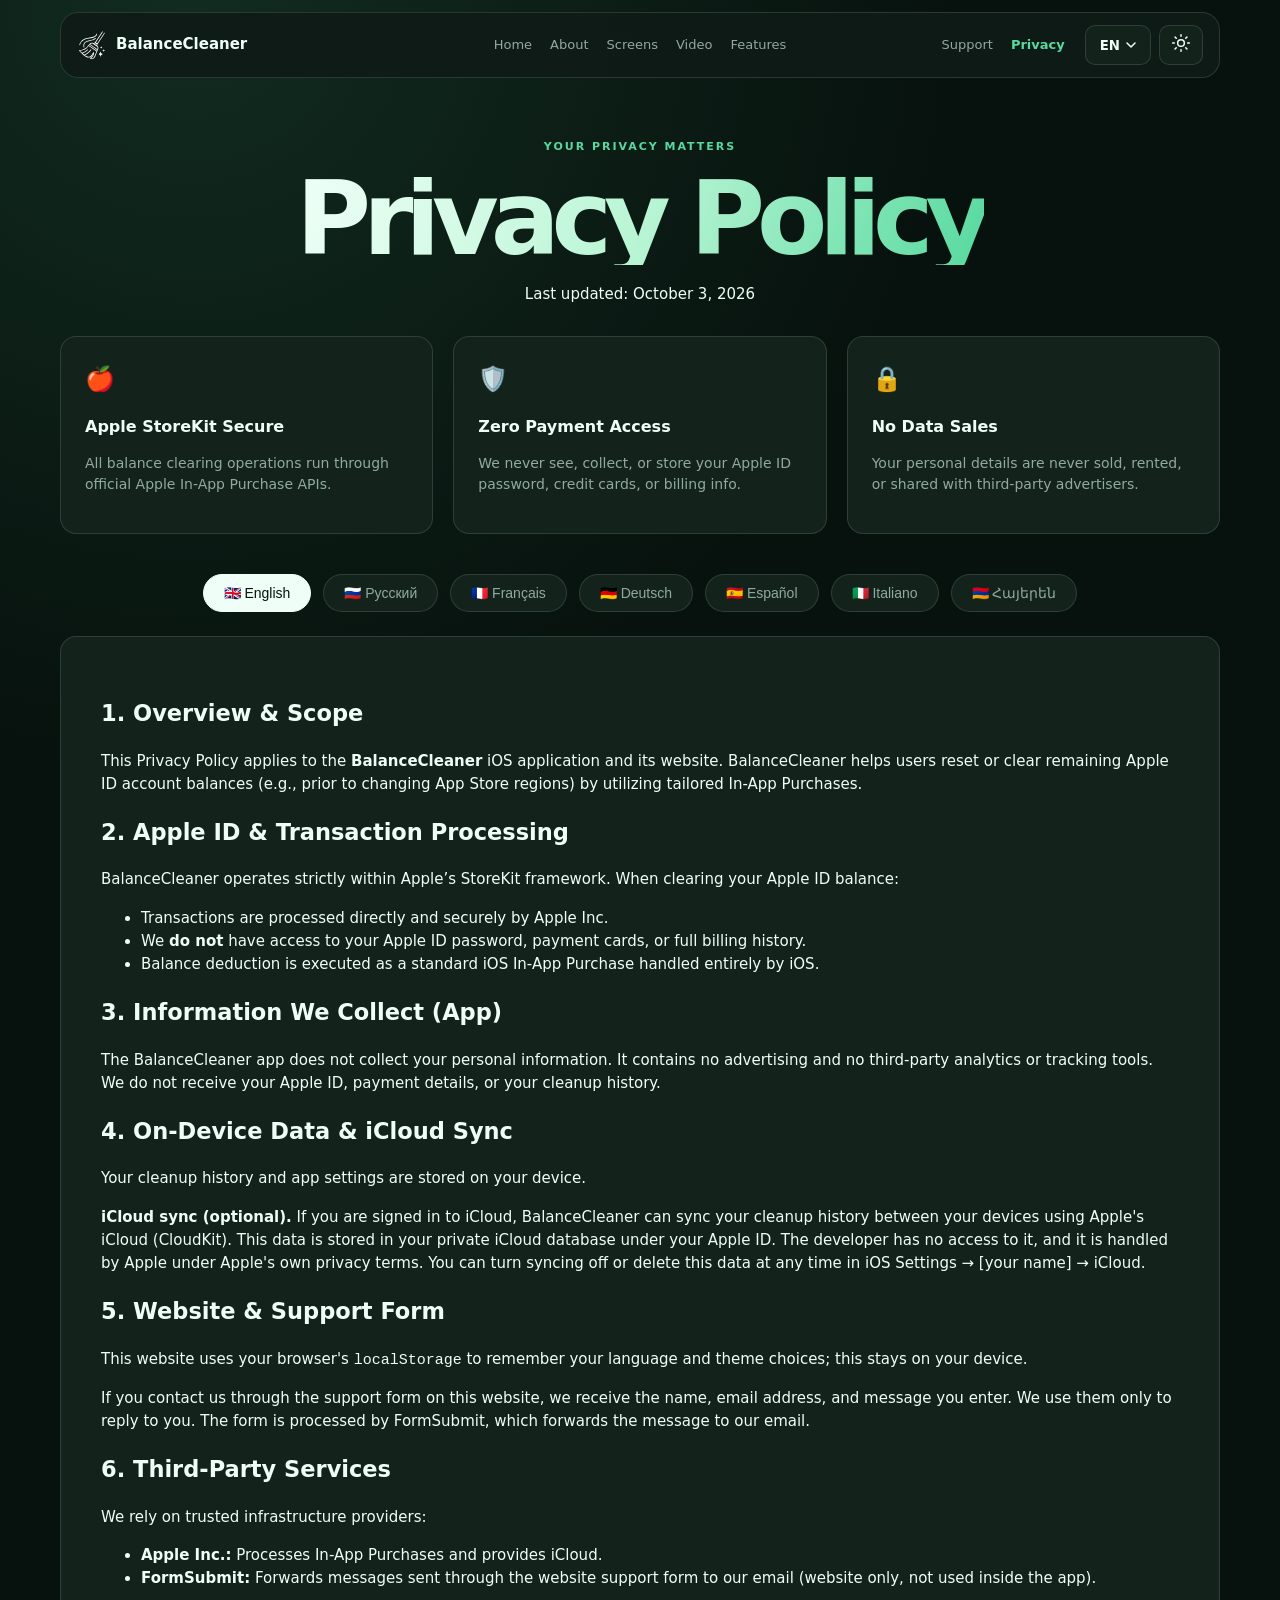
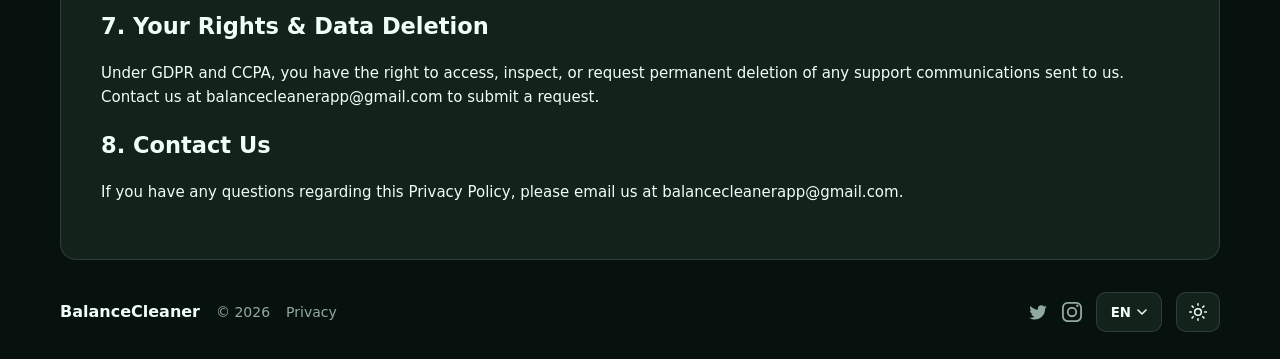
<file: privacy.html>
<!doctype html>
<html lang="en">
<head>
  <meta charset="utf-8">
  <meta name="viewport" content="width=device-width, initial-scale=1">
  <meta name="theme-color" content="#07110d">
  <title>Privacy Policy — BalanceCleaner</title>

  <!-- Подключение основных CSS-стилей сайта -->
  <link rel="stylesheet" href="assets/site.css">

  
  <link rel="stylesheet" href="assets/theme-fixes.css">
  <link rel="stylesheet" href="assets/responsive.css">
</head>
<body>

  <!-- =========================================================================
    1. ШАПКА САЙТА (HEADER)
  ========================================================================== -->
    <header class="wrap nav">
    <a class="brand" href="index.html">
      <img class="brand-icon brand-icon--dark-theme" src="assets/icons/x1024_light.svg" alt="BalanceCleaner icon">
      <img class="brand-icon brand-icon--light-theme" src="assets/icons/x1024_dark.svg" alt="" aria-hidden="true">
      <span>BalanceCleaner</span>
    </a>
    <nav class="links nav-center">
      <a href="index.html#" data-i18n="top">Home</a>
      <a href="index.html#story" data-i18n="about">About</a>
      <a href="index.html#screens" data-i18n="screens">Screens</a>
      <a href="index.html#video" data-i18n="video">Video</a>
      <a href="index.html#features" data-i18n="features">Features</a>
    </nav>

    <nav class="links">
      <a href="support.html" data-i18n="support">Support</a>
      <a href="privacy.html" data-i18n="privacy" class="active">Privacy</a>
    </nav>
    <button class="hamburger" aria-label="Open menu" onclick="document.getElementById('mobileNav').classList.add('open')">
      <svg width="24" height="24" viewBox="0 0 24 24" fill="none" stroke="currentColor" stroke-width="2" stroke-linecap="round"><line x1="3" y1="6" x2="21" y2="6"/><line x1="3" y1="12" x2="21" y2="12"/><line x1="3" y1="18" x2="21" y2="18"/></svg>
    </button>
    <div class="actions">
      <div class="custom-lang">
        <button class="lang-btn" aria-label="Select language">
          <span class="lang-label">EN</span>
          <svg width="10" height="6" viewBox="0 0 10 6" fill="none" stroke="currentColor" stroke-width="1.5" stroke-linecap="round" stroke-linejoin="round"><path d="M1 1L5 5L9 1"/></svg>
        </button>
        <div class="lang-menu lang-menu-down">
          <button data-val="en">🇬🇧 English</button>
          <button data-val="ru">🇷🇺 Русский</button>
          <button data-val="fr">🇫🇷 Français</button>
          <button data-val="de">🇩🇪 Deutsch</button>
          <button data-val="es">🇪🇸 Español</button>
          <button data-val="it">🇮🇹 Italiano</button>
          <button data-val="hy">🇦🇲 Հայերեն</button>
        </div>
      </div>
      <button class="theme" type="button" aria-label="Toggle theme">
        <span class="theme-icon">☼</span>
      </button>
    </div>
  </header>

  
  

<!-- =========================================================================
    2. ОСНОВНОЙ КОНТЕНТ (MAIN)
  ========================================================================== -->
  <main class="wrap">

    <!-- Заголовок страницы -->
    <section class="hero" style="padding: 60px 0 30px;">
      <div class="eyebrow">Your privacy matters</div>
      <h1 class="hero-title">Privacy Policy</h1>
      <div class="muted">Last updated: October 3, 2026</div>
    </section>

    <!-- UI Highlight Cards (Краткая выжимка) -->
    <div class="highlights-grid">
      <div class="highlight-card">
        <span class="icon">🍎</span>
        <h3 data-i18n="privCard1Title">Apple StoreKit Secure</h3>
        <p data-i18n="privCard1Desc">All balance clearing operations run through official Apple In-App Purchase APIs.</p>
      </div>
      <div class="highlight-card">
        <span class="icon">🛡️</span>
        <h3 data-i18n="privCard2Title">Zero Payment Access</h3>
        <p data-i18n="privCard2Desc">We never see, collect, or store your Apple ID password, credit cards, or billing info.</p>
      </div>
      <div class="highlight-card">
        <span class="icon">🔒</span>
        <h3 data-i18n="privCard3Title">No Data Sales</h3>
        <p data-i18n="privCard3Desc">Your personal details are never sold, rented, or shared with third-party advertisers.</p>
      </div>
    </div>

    <!-- Табы переключения языков -->
    <div class="lang-tabs-wrapper">
      <div class="lang-tabs">
        <button class="lang-tab active" data-lang="en">🇬🇧 English</button>
        <button class="lang-tab" data-lang="ru">🇷🇺 Русский</button>
        <button class="lang-tab" data-lang="fr">🇫🇷 Français</button>
        <button class="lang-tab" data-lang="de">🇩🇪 Deutsch</button>
        <button class="lang-tab" data-lang="es">🇪🇸 Español</button>
        <button class="lang-tab" data-lang="it">🇮🇹 Italiano</button>
        <button class="lang-tab" data-lang="hy">🇦🇲 Հայերեն</button>
      </div>
    </div>

    <!-- Основная карточка с документацией -->
    <article class="policy-card">

      <!-- ==================== EN ==================== -->
      <div class="policy-content active" id="lang-en">
        <section>
          <h2>1. Overview &amp; Scope</h2>
          <p>This Privacy Policy applies to the <strong>BalanceCleaner</strong> iOS application and its website. BalanceCleaner helps users reset or clear remaining Apple ID account balances (e.g., prior to changing App Store regions) by utilizing tailored In-App Purchases.</p>
        </section>

        <section>
          <h2>2. Apple ID &amp; Transaction Processing</h2>
          <p>BalanceCleaner operates strictly within Apple’s StoreKit framework. When clearing your Apple ID balance:</p>
          <ul>
            <li>Transactions are processed directly and securely by Apple Inc.</li>
            <li>We <strong>do not</strong> have access to your Apple ID password, payment cards, or full billing history.</li>
            <li>Balance deduction is executed as a standard iOS In-App Purchase handled entirely by iOS.</li>
          </ul>
        </section>

        <section>
          <h2>3. Information We Collect (App)</h2>
          <p>The BalanceCleaner app does not collect your personal information. It contains no advertising and no third-party analytics or tracking tools. We do not receive your Apple ID, payment details, or your cleanup history.</p>
        </section>

        <section>
          <h2>4. On-Device Data &amp; iCloud Sync</h2>
          <p>Your cleanup history and app settings are stored on your device.</p>
          <p><strong>iCloud sync (optional).</strong> If you are signed in to iCloud, BalanceCleaner can sync your cleanup history between your devices using Apple's iCloud (CloudKit). This data is stored in your private iCloud database under your Apple ID. The developer has no access to it, and it is handled by Apple under Apple's own privacy terms. You can turn syncing off or delete this data at any time in iOS Settings → [your name] → iCloud.</p>
        </section>

        <section>
          <h2>5. Website &amp; Support Form</h2>
          <p>This website uses your browser's <code>localStorage</code> to remember your language and theme choices; this stays on your device.</p>
          <p>If you contact us through the support form on this website, we receive the name, email address, and message you enter. We use them only to reply to you. The form is processed by FormSubmit, which forwards the message to our email.</p>
        </section>

        <section>
          <h2>6. Third-Party Services</h2>
          <p>We rely on trusted infrastructure providers:</p>
          <ul>
            <li><strong>Apple Inc.:</strong> Processes In-App Purchases and provides iCloud.</li>
            <li><strong>FormSubmit:</strong> Forwards messages sent through the website support form to our email (website only, not used inside the app).</li>
          </ul>
        </section>

        <section>
          <h2>7. Your Rights &amp; Data Deletion</h2>
          <p>Under GDPR and CCPA, you have the right to access, inspect, or request permanent deletion of any support communications sent to us. Contact us at <a href="mailto:balancecleanerapp@gmail.com">balancecleanerapp@gmail.com</a> to submit a request.</p>
        </section>

        <section>
          <h2>8. Contact Us</h2>
          <p>If you have any questions regarding this Privacy Policy, please email us at <a href="mailto:balancecleanerapp@gmail.com">balancecleanerapp@gmail.com</a>.</p>
        </section>

      </div>

      <!-- ==================== RU ==================== -->
      <div class="policy-content" id="lang-ru">
        <section>
          <h2>1. Область действия</h2>
          <p>Настоящая Политика конфиденциальности распространяется на iOS-приложение <strong>BalanceCleaner</strong> и его веб-сайт. Приложение помогает пользователям обнулить остаток на балансе Apple ID (например, перед сменой региона App Store) с помощью встроенных покупок.</p>
        </section>

        <section>
          <h2>2. Обработка операций Apple ID</h2>
          <p>BalanceCleaner работает строго в рамках фреймворка Apple StoreKit. При обнулении баланса:</p>
          <ul>
            <li>Все транзакции обрабатываются напрямую и безопасно компанией Apple Inc.</li>
            <li>Мы <strong>не получаем</strong> доступ к вашему паролю Apple ID, банковским картам и полной истории платежей.</li>
            <li>Списание проходит как стандартная встроенная покупка, полностью под управлением iOS.</li>
          </ul>
        </section>

        <section>
          <h2>3. Собираемые данные (приложение)</h2>
          <p>Приложение BalanceCleaner не собирает ваши персональные данные. В нём нет рекламы, а также сторонней аналитики и инструментов отслеживания. Мы не получаем ваш Apple ID, платёжные данные и историю ваших очисток.</p>
        </section>

        <section>
          <h2>4. Данные на устройстве и синхронизация iCloud</h2>
          <p>История очисток и настройки приложения хранятся на вашем устройстве.</p>
          <p><strong>Синхронизация через iCloud (необязательно).</strong> Если вы вошли в iCloud, BalanceCleaner может синхронизировать историю очисток между вашими устройствами с помощью Apple iCloud (CloudKit). Эти данные хранятся в вашей приватной базе iCloud под вашим Apple ID. У разработчика нет к ним доступа, они обрабатываются Apple по её собственным условиям конфиденциальности. Вы можете отключить синхронизацию или удалить эти данные в любое время: Настройки iOS → [ваше имя] → iCloud.</p>
        </section>

        <section>
          <h2>5. Веб-сайт и форма поддержки</h2>
          <p>Сайт использует <code>localStorage</code> браузера, чтобы запомнить выбранные язык и тему; эти данные остаются на вашем устройстве.</p>
          <p>Если вы пишете нам через форму поддержки на сайте, мы получаем имя, email и текст сообщения, которые вы ввели. Мы используем их только для ответа. Форма обрабатывается сервисом FormSubmit, который пересылает сообщение на нашу почту.</p>
        </section>

        <section>
          <h2>6. Сторонние сервисы</h2>
          <p>Мы используем надёжные сервисы:</p>
          <ul>
            <li><strong>Apple Inc.:</strong> обрабатывает встроенные покупки и предоставляет iCloud.</li>
            <li><strong>FormSubmit:</strong> пересылает на нашу почту сообщения из формы поддержки на сайте (только сайт, в приложении не используется).</li>
          </ul>
        </section>

        <section>
          <h2>7. Права пользователей и удаление данных</h2>
          <p>В соответствии с GDPR и CCPA вы вправе запросить доступ к истории переписки с поддержкой или её полное удаление. Напишите нам: <a href="mailto:balancecleanerapp@gmail.com">balancecleanerapp@gmail.com</a>.</p>
        </section>

        <section>
          <h2>8. Контакты</h2>
          <p>По вопросам этой Политики конфиденциальности пишите: <a href="mailto:balancecleanerapp@gmail.com">balancecleanerapp@gmail.com</a>.</p>
        </section>

      </div>

      <!-- ==================== FR ==================== -->
      <div class="policy-content" id="lang-fr">
        <section>
          <h2>1. Aperçu et champ d'application</h2>
          <p>Cette politique de confidentialité s'applique à l'application iOS <strong>BalanceCleaner</strong> et à son site web. Elle aide les utilisateurs à réinitialiser le solde restant de leur compte Apple ID (par exemple avant de changer de région App Store) via des achats intégrés.</p>
        </section>

        <section>
          <h2>2. Traitement des transactions Apple ID</h2>
          <p>BalanceCleaner fonctionne exclusivement via le framework StoreKit d'Apple. Lorsque vous videz le solde de votre Apple ID :</p>
          <ul>
            <li>Les transactions sont traitées directement et en toute sécurité par Apple Inc.</li>
            <li>Nous n'avons <strong>pas</strong> accès à votre mot de passe Apple ID, à vos cartes bancaires ni à votre historique de facturation complet.</li>
            <li>Le débit du solde est un achat intégré iOS standard, entièrement géré par iOS.</li>
          </ul>
        </section>

        <section>
          <h2>3. Données collectées (application)</h2>
          <p>L'application BalanceCleaner ne collecte pas vos informations personnelles. Elle ne contient aucune publicité ni outil d'analyse ou de suivi tiers. Nous ne recevons ni votre identifiant Apple, ni vos données de paiement, ni votre historique de nettoyages.</p>
        </section>

        <section>
          <h2>4. Données sur l'appareil et synchronisation iCloud</h2>
          <p>Votre historique de nettoyages et les réglages de l'application sont stockés sur votre appareil.</p>
          <p><strong>Synchronisation iCloud (facultative).</strong> Si vous êtes connecté à iCloud, BalanceCleaner peut synchroniser votre historique de nettoyages entre vos appareils via iCloud (CloudKit) d'Apple. Ces données sont stockées dans votre base de données iCloud privée, liée à votre identifiant Apple. Le développeur n'y a pas accès ; elles sont gérées par Apple selon ses propres conditions de confidentialité. Vous pouvez désactiver la synchronisation ou supprimer ces données à tout moment dans Réglages iOS → [votre nom] → iCloud.</p>
        </section>

        <section>
          <h2>5. Site web et formulaire de support</h2>
          <p>Ce site utilise le <code>localStorage</code> de votre navigateur pour mémoriser votre langue et votre thème ; ces informations restent sur votre appareil.</p>
          <p>Si vous nous contactez via le formulaire de support du site, nous recevons le nom, l'adresse e-mail et le message que vous saisissez. Nous les utilisons uniquement pour vous répondre. Le formulaire est traité par FormSubmit, qui transmet le message à notre adresse e-mail.</p>
        </section>

        <section>
          <h2>6. Services tiers</h2>
          <p>Nous faisons appel à des prestataires de confiance :</p>
          <ul>
            <li><strong>Apple Inc. :</strong> traite les achats intégrés et fournit iCloud.</li>
            <li><strong>FormSubmit :</strong> transmet à notre e-mail les messages envoyés via le formulaire de support du site (site web uniquement, non utilisé dans l'application).</li>
          </ul>
        </section>

        <section>
          <h2>7. Vos droits et suppression des données</h2>
          <p>Conformément au RGPD et au CCPA, vous pouvez demander l'accès à vos échanges avec le support ou leur suppression définitive. Écrivez-nous à : <a href="mailto:balancecleanerapp@gmail.com">balancecleanerapp@gmail.com</a>.</p>
        </section>

        <section>
          <h2>8. Nous contacter</h2>
          <p>Pour toute question concernant cette politique de confidentialité : <a href="mailto:balancecleanerapp@gmail.com">balancecleanerapp@gmail.com</a>.</p>
        </section>

      </div>

      <!-- ==================== DE ==================== -->
      <div class="policy-content" id="lang-de">
        <section>
          <h2>1. Überblick &amp; Geltungsbereich</h2>
          <p>Diese Datenschutzrichtlinie gilt für die iOS-App <strong>BalanceCleaner</strong> und die zugehörige Website. Die App hilft Nutzern, ihr verbleibendes Apple-ID-Guthaben (z. B. vor einem Wechsel der App-Store-Region) über In-App-Käufe zurückzusetzen.</p>
        </section>

        <section>
          <h2>2. Apple ID &amp; Transaktionsabwicklung</h2>
          <p>BalanceCleaner arbeitet ausschließlich mit Apples StoreKit-Framework. Beim Leeren Ihres Apple-ID-Guthabens:</p>
          <ul>
            <li>Transaktionen werden direkt und sicher von Apple Inc. verarbeitet.</li>
            <li>Wir haben <strong>keinen</strong> Zugriff auf Ihr Apple-ID-Passwort, Ihre Zahlungskarten oder Ihren vollständigen Abrechnungsverlauf.</li>
            <li>Die Abbuchung erfolgt als normaler In-App-Kauf, der vollständig von iOS abgewickelt wird.</li>
          </ul>
        </section>

        <section>
          <h2>3. Erhobene Daten (App)</h2>
          <p>Die App BalanceCleaner erhebt keine personenbezogenen Daten. Sie enthält keine Werbung und keine Analyse- oder Tracking-Tools von Drittanbietern. Wir erhalten weder Ihre Apple-ID noch Zahlungsdaten oder Ihren Bereinigungsverlauf.</p>
        </section>

        <section>
          <h2>4. Daten auf dem Gerät &amp; iCloud-Synchronisierung</h2>
          <p>Ihr Bereinigungsverlauf und die App-Einstellungen werden auf Ihrem Gerät gespeichert.</p>
          <p><strong>iCloud-Synchronisierung (optional).</strong> Wenn Sie bei iCloud angemeldet sind, kann BalanceCleaner Ihren Bereinigungsverlauf über Apples iCloud (CloudKit) zwischen Ihren Geräten synchronisieren. Diese Daten liegen in Ihrer privaten iCloud-Datenbank unter Ihrer Apple-ID. Der Entwickler hat keinen Zugriff darauf; sie werden von Apple gemäß dessen eigenen Datenschutzbestimmungen verarbeitet. Sie können die Synchronisierung jederzeit deaktivieren oder diese Daten löschen: iOS-Einstellungen → [Ihr Name] → iCloud.</p>
        </section>

        <section>
          <h2>5. Website &amp; Support-Formular</h2>
          <p>Diese Website nutzt den <code>localStorage</code> Ihres Browsers, um Sprache und Design zu speichern; diese Angaben bleiben auf Ihrem Gerät.</p>
          <p>Wenn Sie uns über das Support-Formular der Website kontaktieren, erhalten wir den von Ihnen eingegebenen Namen, die E-Mail-Adresse und die Nachricht. Wir verwenden sie ausschließlich, um Ihnen zu antworten. Das Formular wird von FormSubmit verarbeitet, das die Nachricht an unsere E-Mail-Adresse weiterleitet.</p>
        </section>

        <section>
          <h2>6. Drittanbieter</h2>
          <p>Wir nutzen vertrauenswürdige Dienstleister:</p>
          <ul>
            <li><strong>Apple Inc.:</strong> verarbeitet In-App-Käufe und stellt iCloud bereit.</li>
            <li><strong>FormSubmit:</strong> leitet Nachrichten aus dem Support-Formular der Website an unsere E-Mail weiter (nur Website, nicht in der App).</li>
          </ul>
        </section>

        <section>
          <h2>7. Ihre Rechte &amp; Datenlöschung</h2>
          <p>Gemäß DSGVO und CCPA können Sie Auskunft über Ihre Support-Korrespondenz oder deren endgültige Löschung verlangen. Schreiben Sie uns an: <a href="mailto:balancecleanerapp@gmail.com">balancecleanerapp@gmail.com</a>.</p>
        </section>

        <section>
          <h2>8. Kontakt</h2>
          <p>Bei Fragen zu dieser Datenschutzrichtlinie erreichen Sie uns unter: <a href="mailto:balancecleanerapp@gmail.com">balancecleanerapp@gmail.com</a>.</p>
        </section>

      </div>

      <!-- ==================== ES ==================== -->
      <div class="policy-content" id="lang-es">
        <section>
          <h2>1. Descripción general y alcance</h2>
          <p>Esta Política de privacidad se aplica a la aplicación iOS <strong>BalanceCleaner</strong> y a su sitio web. La aplicación ayuda a los usuarios a poner a cero el saldo restante de su Apple ID (por ejemplo, antes de cambiar de región en App Store) mediante compras dentro de la aplicación.</p>
        </section>

        <section>
          <h2>2. Procesamiento de transacciones de Apple ID</h2>
          <p>BalanceCleaner funciona estrictamente dentro del marco StoreKit de Apple. Al vaciar el saldo de su Apple ID:</p>
          <ul>
            <li>Apple Inc. procesa las transacciones de forma directa y segura.</li>
            <li><strong>No</strong> tenemos acceso a su contraseña de Apple ID, a sus tarjetas ni a su historial de facturación completo.</li>
            <li>El descuento del saldo se realiza como una compra integrada estándar de iOS, gestionada íntegramente por iOS.</li>
          </ul>
        </section>

        <section>
          <h2>3. Datos recopilados (aplicación)</h2>
          <p>La aplicación BalanceCleaner no recopila su información personal. No contiene publicidad ni herramientas de análisis o seguimiento de terceros. No recibimos su Apple ID, sus datos de pago ni su historial de limpiezas.</p>
        </section>

        <section>
          <h2>4. Datos en el dispositivo y sincronización con iCloud</h2>
          <p>Su historial de limpiezas y los ajustes de la aplicación se guardan en su dispositivo.</p>
          <p><strong>Sincronización con iCloud (opcional).</strong> Si ha iniciado sesión en iCloud, BalanceCleaner puede sincronizar su historial de limpiezas entre sus dispositivos mediante iCloud (CloudKit) de Apple. Estos datos se almacenan en su base de datos privada de iCloud, bajo su Apple ID. El desarrollador no tiene acceso a ellos; Apple los gestiona según sus propios términos de privacidad. Puede desactivar la sincronización o eliminar estos datos en cualquier momento en Ajustes de iOS → [su nombre] → iCloud.</p>
        </section>

        <section>
          <h2>5. Sitio web y formulario de soporte</h2>
          <p>Este sitio usa el <code>localStorage</code> de su navegador para recordar el idioma y el tema; esta información permanece en su dispositivo.</p>
          <p>Si nos contacta mediante el formulario de soporte del sitio, recibimos el nombre, el correo electrónico y el mensaje que introduzca. Los usamos únicamente para responderle. El formulario es procesado por FormSubmit, que reenvía el mensaje a nuestro correo.</p>
        </section>

        <section>
          <h2>6. Servicios de terceros</h2>
          <p>Contamos con proveedores de infraestructura de confianza:</p>
          <ul>
            <li><strong>Apple Inc.:</strong> procesa las compras dentro de la aplicación y ofrece iCloud.</li>
            <li><strong>FormSubmit:</strong> reenvía a nuestro correo los mensajes enviados con el formulario de soporte del sitio (solo sitio web, no se usa dentro de la aplicación).</li>
          </ul>
        </section>

        <section>
          <h2>7. Sus derechos y eliminación de datos</h2>
          <p>Conforme al RGPD y a la CCPA, puede solicitar acceso a sus comunicaciones con el soporte o su eliminación definitiva. Escríbanos a: <a href="mailto:balancecleanerapp@gmail.com">balancecleanerapp@gmail.com</a>.</p>
        </section>

        <section>
          <h2>8. Contacto</h2>
          <p>Si tiene preguntas sobre esta Política de privacidad, escríbanos a: <a href="mailto:balancecleanerapp@gmail.com">balancecleanerapp@gmail.com</a>.</p>
        </section>

      </div>

      <!-- ==================== IT ==================== -->
      <div class="policy-content" id="lang-it">
        <section>
          <h2>1. Panoramica e ambito</h2>
          <p>Questa Informativa sulla privacy si applica all'app iOS <strong>BalanceCleaner</strong> e al relativo sito web. L'app aiuta gli utenti ad azzerare il saldo residuo dell'Apple ID (ad esempio prima di cambiare regione dell'App Store) tramite acquisti In-App.</p>
        </section>

        <section>
          <h2>2. Apple ID ed elaborazione delle transazioni</h2>
          <p>BalanceCleaner opera esclusivamente tramite il framework Apple StoreKit. Quando azzeri il saldo del tuo Apple ID:</p>
          <ul>
            <li>Le transazioni sono elaborate direttamente e in modo sicuro da Apple Inc.</li>
            <li><strong>Non</strong> abbiamo accesso alla password del tuo Apple ID, alle carte di pagamento né alla cronologia di fatturazione completa.</li>
            <li>L'addebito del saldo avviene come un normale acquisto In-App, gestito interamente da iOS.</li>
          </ul>
        </section>

        <section>
          <h2>3. Dati raccolti (app)</h2>
          <p>L'app BalanceCleaner non raccoglie le tue informazioni personali. Non contiene pubblicità né strumenti di analisi o tracciamento di terze parti. Non riceviamo il tuo Apple ID, i dati di pagamento né la cronologia delle tue pulizie.</p>
        </section>

        <section>
          <h2>4. Dati sul dispositivo e sincronizzazione iCloud</h2>
          <p>La cronologia delle pulizie e le impostazioni dell'app sono memorizzate sul tuo dispositivo.</p>
          <p><strong>Sincronizzazione iCloud (facoltativa).</strong> Se hai effettuato l'accesso a iCloud, BalanceCleaner può sincronizzare la cronologia delle pulizie tra i tuoi dispositivi tramite iCloud (CloudKit) di Apple. Questi dati sono archiviati nel tuo database iCloud privato, associato al tuo Apple ID. Lo sviluppatore non vi ha accesso; sono gestiti da Apple secondo le proprie condizioni sulla privacy. Puoi disattivare la sincronizzazione o eliminare questi dati in qualsiasi momento da Impostazioni iOS → [il tuo nome] → iCloud.</p>
        </section>

        <section>
          <h2>5. Sito web e modulo di assistenza</h2>
          <p>Questo sito usa il <code>localStorage</code> del browser per ricordare lingua e tema; queste informazioni restano sul tuo dispositivo.</p>
          <p>Se ci contatti tramite il modulo di assistenza del sito, riceviamo il nome, l'indirizzo e-mail e il messaggio che inserisci. Li usiamo solo per risponderti. Il modulo è elaborato da FormSubmit, che inoltra il messaggio al nostro indirizzo e-mail.</p>
        </section>

        <section>
          <h2>6. Servizi di terze parti</h2>
          <p>Ci affidiamo a fornitori di infrastruttura affidabili:</p>
          <ul>
            <li><strong>Apple Inc.:</strong> elabora gli acquisti In-App e fornisce iCloud.</li>
            <li><strong>FormSubmit:</strong> inoltra alla nostra e-mail i messaggi inviati con il modulo di assistenza del sito (solo sito web, non usato nell'app).</li>
          </ul>
        </section>

        <section>
          <h2>7. I tuoi diritti e la cancellazione dei dati</h2>
          <p>Ai sensi del GDPR e del CCPA puoi richiedere l'accesso alle comunicazioni con l'assistenza o la loro cancellazione definitiva. Scrivici a: <a href="mailto:balancecleanerapp@gmail.com">balancecleanerapp@gmail.com</a>.</p>
        </section>

        <section>
          <h2>8. Contatti</h2>
          <p>Per domande su questa Informativa sulla privacy: <a href="mailto:balancecleanerapp@gmail.com">balancecleanerapp@gmail.com</a>.</p>
        </section>

      </div>

      <!-- ==================== HY ==================== -->
      <div class="policy-content" id="lang-hy">
        <section>
          <h2>1. Ընդհանուր դրույթներ և շրջանակ</h2>
          <p>Սույն Գաղտնիության քաղաքականությունը տարածվում է <strong>BalanceCleaner</strong> iOS հավելվածի և դրա կայքի վրա: Հավելվածն օգնում է օգտատերերին զրոյացնել Apple ID-ի մնացորդը (օրինակ՝ App Store-ի տարածաշրջանը փոխելուց առաջ) ներհավելվածային գնումների միջոցով:</p>
        </section>

        <section>
          <h2>2. Apple ID և գործարքների մշակում</h2>
          <p>BalanceCleaner-ն աշխատում է բացառապես Apple-ի StoreKit համակարգի միջոցով: Apple ID-ի մնացորդը մաքրելիս՝</p>
          <ul>
            <li>Գործարքները անմիջապես և անվտանգ մշակվում են Apple Inc.-ի կողմից:</li>
            <li>Մենք <strong>հասանելիություն չունենք</strong> Ձեր Apple ID-ի գաղտնաբառին, բանկային քարտերին կամ վճարումների ամբողջական պատմությանը:</li>
            <li>Մնացորդի գանձումը կատարվում է որպես iOS-ի ստանդարտ ներհավելվածային գնում, որն ամբողջությամբ կառավարվում է iOS-ի կողմից:</li>
          </ul>
        </section>

        <section>
          <h2>3. Հավաքագրվող տվյալներ (հավելված)</h2>
          <p>BalanceCleaner հավելվածը չի հավաքագրում Ձեր անձնական տվյալները: Այն չի պարունակում գովազդ, ինչպես նաև երրորդ կողմի վերլուծական կամ հետևման գործիքներ: Մենք չենք ստանում Ձեր Apple ID-ն, վճարային տվյալները կամ մաքրումների պատմությունը:</p>
        </section>

        <section>
          <h2>4. Տվյալներ սարքում և iCloud համաժամեցում</h2>
          <p>Մաքրումների պատմությունը և հավելվածի կարգավորումները պահվում են Ձեր սարքում:</p>
          <p><strong>iCloud համաժամեցում (ըստ ցանկության):</strong> Եթե մուտք եք գործել iCloud, BalanceCleaner-ը կարող է Apple-ի iCloud-ի (CloudKit) միջոցով համաժամեցնել մաքրումների պատմությունը Ձեր սարքերի միջև: Այս տվյալները պահվում են Ձեր Apple ID-ին կապված iCloud-ի անձնական տվյալների բազայում: Մշակողը դրանց հասանելիություն չունի. դրանք մշակվում են Apple-ի կողմից՝ նրա սեփական գաղտնիության պայմաններով: Համաժամեցումը կարող եք անջատել կամ այս տվյալները ջնջել ցանկացած պահի՝ iOS Կարգավորումներ → [Ձեր անունը] → iCloud:</p>
        </section>

        <section>
          <h2>5. Կայք և աջակցման ձև</h2>
          <p>Այս կայքը օգտագործում է Ձեր զննարկչի <code>localStorage</code>-ը՝ լեզուն և թեման հիշելու համար. այս տվյալները մնում են Ձեր սարքում:</p>
          <p>Եթե կապ եք հաստատում մեզ հետ կայքի աջակցման ձևի միջոցով, մենք ստանում ենք Ձեր մուտքագրած անունը, էլ. փոստը և հաղորդագրությունը: Դրանք օգտագործում ենք միայն Ձեզ պատասխանելու համար: Ձևը մշակվում է FormSubmit-ի կողմից, որը հաղորդագրությունը փոխանցում է մեր էլ. փոստին:</p>
        </section>

        <section>
          <h2>6. Երրորդ կողմի ծառայություններ</h2>
          <p>Մենք օգտվում ենք վստահելի ծառայություններից՝</p>
          <ul>
            <li><strong>Apple Inc.՝</strong> մշակում է ներհավելվածային գնումները և տրամադրում iCloud:</li>
            <li><strong>FormSubmit՝</strong> կայքի աջակցման ձևով ուղարկված հաղորդագրությունները փոխանցում է մեր էլ. փոստին (միայն կայք, հավելվածում չի օգտագործվում):</li>
          </ul>
        </section>

        <section>
          <h2>7. Ձեր իրավունքները և տվյալների ջնջում</h2>
          <p>GDPR-ի և CCPA-ի համաձայն՝ կարող եք պահանջել մուտք ունենալ աջակցման հետ Ձեր նամակագրությանը կամ ամբողջությամբ ջնջել այն: Գրեք մեզ՝ <a href="mailto:balancecleanerapp@gmail.com">balancecleanerapp@gmail.com</a>:</p>
        </section>

        <section>
          <h2>8. Կապ մեզ հետ</h2>
          <p>Այս քաղաքականության վերաբերյալ հարցերի դեպքում գրեք՝ <a href="mailto:balancecleanerapp@gmail.com">balancecleanerapp@gmail.com</a>:</p>
        </section>

      </div>

    </article>

  </main>

  <!-- =========================================================================
    3. ПОДВАЛ САЙТА (FOOTER)
  ========================================================================== -->
  
  <footer class="site-footer">
    <div class="wrap footer-inner">
      <div class="footer-left">
        <strong>BalanceCleaner</strong>
        <span>© 2026</span>
        <a href="privacy.html" data-i18n="privacy">Privacy</a>
      </div>
      <div class="footer-right">
        <a href="#" aria-label="Twitter/X" class="social-icon">
          <svg width="20" height="20" fill="currentColor" viewBox="0 0 24 24"><path d="M22.46 6c-.77.35-1.6.58-2.46.69.88-.53 1.56-1.37 1.88-2.38-.83.5-1.75.85-2.72 1.05C18.37 4.5 17.26 4 16 4c-2.35 0-4.27 1.92-4.27 4.29 0 .34.04.67.11.98C8.28 9.09 5.11 7.38 3 4.79c-.37.63-.58 1.37-.58 2.15 0 1.49.75 2.81 1.91 3.56-.71 0-1.37-.2-1.95-.5v.05c0 2.08 1.48 3.82 3.44 4.21-.36.1-.74.15-1.13.15-.27 0-.54-.03-.8-.08.54 1.7 2.13 2.94 4 2.98-1.33 1.02-3.23 1.66-5.28 1.66-.34 0-.68-.02-1.02-.06C3.25 20.29 5.57 21 8.08 21c8.08 0 12.5-6.69 12.5-12.5 0-.19 0-.38-.01-.57.86-.62 1.6-1.39 2.19-2.26z"/></svg>
        </a>
        <a href="#" aria-label="Instagram" class="social-icon">
          <svg width="20" height="20" fill="currentColor" viewBox="0 0 24 24"><path d="M12 2.16c3.2 0 3.58.01 4.85.07 3.25.15 4.77 1.69 4.92 4.92.06 1.27.07 1.65.07 4.85s-.01 3.58-.07 4.85c-.15 3.23-1.67 4.77-4.92 4.92-1.27.06-1.65.07-4.85.07s-3.58-.01-4.85-.07c-3.25-.15-4.77-1.69-4.92-4.92-.06-1.27-.07-1.65-.07-4.85s.01-3.58.07-4.85C2.38 3.85 3.9 2.31 7.15 2.16c1.27-.06 1.65-.07 4.85-.07M12 0C8.74 0 8.33.01 7.05.07c-4.27.19-6.78 2.7-6.97 6.98C.01 8.33 0 8.74 0 12s.01 3.67.08 4.95c.19 4.28 2.7 6.79 6.97 6.98 1.28.06 1.69.07 4.95.07s3.67-.01 4.95-.07c4.27-.19 6.78-2.7 6.98-6.98.06-1.28.07-1.69.07-4.95s-.01-3.67-.07-4.95c-.19-4.28-2.7-6.79-6.98-6.98C15.67.01 15.26 0 12 0zm0 5.84a6.16 6.16 0 1 0 0 12.32 6.16 6.16 0 0 0 0-12.32zM12 16a4 4 0 1 1 0-8 4 4 0 0 1 0 8zm7.85-11.53a1.44 1.44 0 1 1-2.88 0 1.44 1.44 0 0 1 2.88 0z"/></svg>
        </a>
        <div class="custom-lang">
          <button class="lang-btn" aria-label="Select language">
            <span class="lang-label">EN</span>
            <svg width="10" height="6" viewBox="0 0 10 6" fill="none" stroke="currentColor" stroke-width="1.5" stroke-linecap="round" stroke-linejoin="round"><path d="M1 1L5 5L9 1"/></svg>
          </button>
          <div class="lang-menu lang-menu-up">
            <button data-val="en">🇬🇧 English</button>
            <button data-val="ru">🇷🇺 Русский</button>
            <button data-val="fr">🇫🇷 Français</button>
            <button data-val="de">🇩🇪 Deutsch</button>
            <button data-val="es">🇪🇸 Español</button>
            <button data-val="it">🇮🇹 Italiano</button>
            <button data-val="hy">🇦🇲 Հայերեն</button>
          </div>
        </div>
        <button class="theme" type="button" aria-label="Toggle theme">
          <span class="theme-icon">☼</span>
        </button>
      </div>
    </div>
  </footer>


  <script src="assets/main.js"></script>

</body>

</html>
</file>
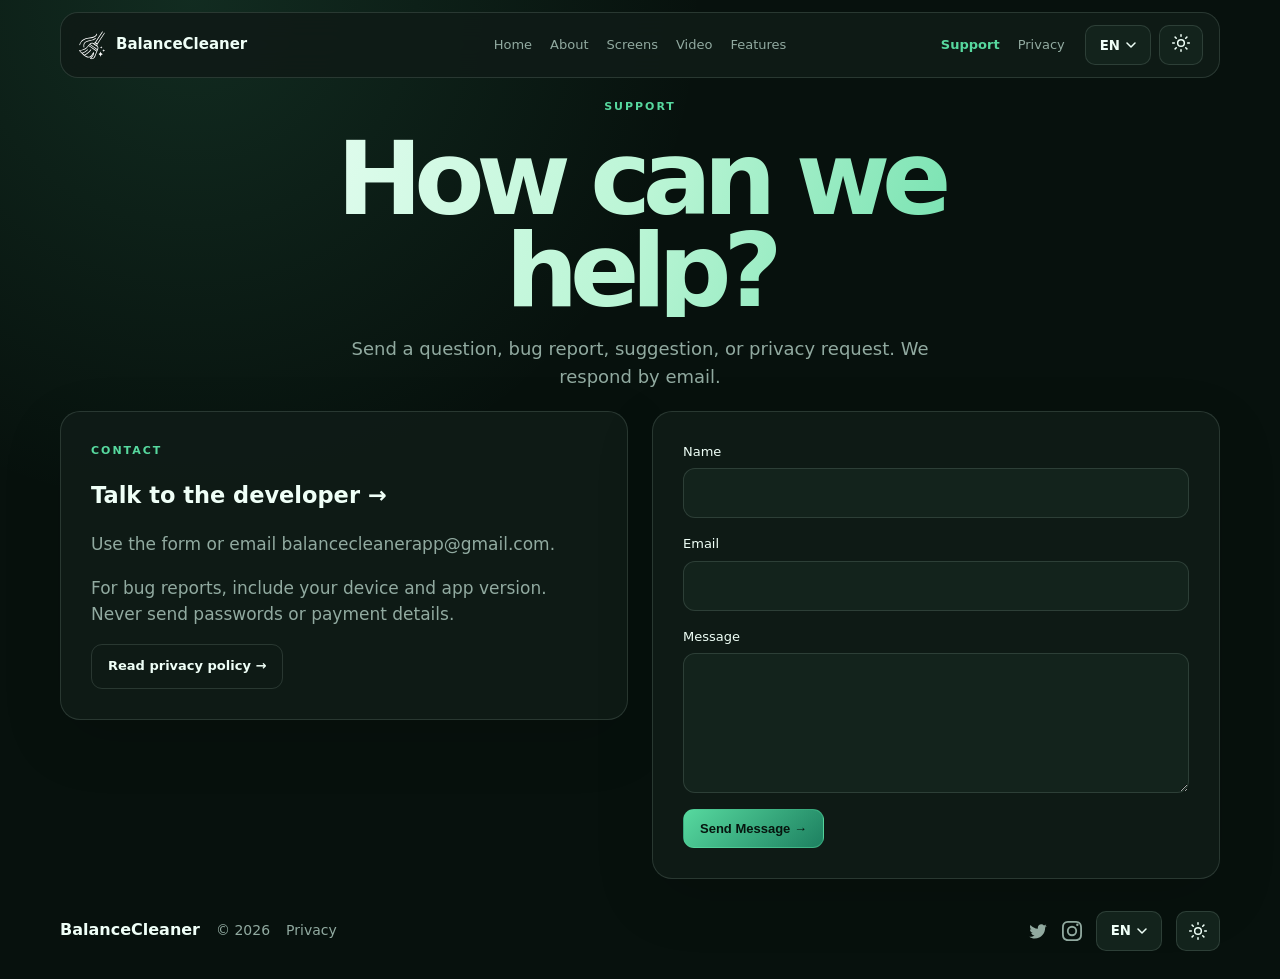
<file: support.html>
<!doctype html>
<html lang="en">
<head>
  <meta charset="utf-8">
  <meta name="viewport" content="width=device-width, initial-scale=1">
  <meta name="theme-color" content="#07110d">
  <title>Support — BalanceCleaner</title>
  <link rel="stylesheet" href="assets/site.css">
  <link rel="stylesheet" href="assets/theme-fixes.css">
  <link rel="stylesheet" href="assets/responsive.css">
</head>
<body>

  <header class="wrap nav">
    <a class="brand" href="index.html">
      <img class="brand-icon brand-icon--dark-theme" src="assets/icons/x1024_light.svg" alt="BalanceCleaner icon">
      <img class="brand-icon brand-icon--light-theme" src="assets/icons/x1024_dark.svg" alt="" aria-hidden="true">
      <span>BalanceCleaner</span>
    </a>
    <nav class="links nav-center">
      <a href="index.html#" data-i18n="top">Home</a>
      <a href="index.html#story" data-i18n="about">About</a>
      <a href="index.html#screens" data-i18n="screens">Screens</a>
      <a href="index.html#video" data-i18n="video">Video</a>
      <a href="index.html#features" data-i18n="features">Features</a>
    </nav>

    <nav class="links">
      <a href="support.html" data-i18n="support">Support</a>
      <a href="privacy.html" data-i18n="privacy">Privacy</a>
    </nav>
    <button class="hamburger" aria-label="Open menu" onclick="document.getElementById('mobileNav').classList.add('open')">
      <svg width="24" height="24" viewBox="0 0 24 24" fill="none" stroke="currentColor" stroke-width="2" stroke-linecap="round"><line x1="3" y1="6" x2="21" y2="6"/><line x1="3" y1="12" x2="21" y2="12"/><line x1="3" y1="18" x2="21" y2="18"/></svg>
    </button>
    <div class="actions">
      <div class="custom-lang">
        <button class="lang-btn" aria-label="Select language">
          <span class="lang-label">EN</span>
          <svg width="10" height="6" viewBox="0 0 10 6" fill="none" stroke="currentColor" stroke-width="1.5" stroke-linecap="round" stroke-linejoin="round"><path d="M1 1L5 5L9 1"/></svg>
        </button>
        <div class="lang-menu lang-menu-down">
          <button data-val="en">🇬🇧 English</button>
          <button data-val="ru">🇷🇺 Русский</button>
          <button data-val="fr">🇫🇷 Français</button>
          <button data-val="de">🇩🇪 Deutsch</button>
          <button data-val="es">🇪🇸 Español</button>
          <button data-val="it">🇮🇹 Italiano</button>
          <button data-val="hy">🇦🇲 Հայերեն</button>
        </div>
      </div>
      <button class="theme" type="button" aria-label="Toggle theme">
        <span class="theme-icon">☼</span>
      </button>
    </div>
  </header>

  

  <main class="wrap" style="padding-top: 0;">

    <section class="hero" style="text-align: center; padding-top: 20px; padding-bottom: 20px;">
      <div class="eyebrow" data-i18n="support">Support</div>
      <h1 data-i18n="supportTitle">How can we help?</h1>
      <p data-i18n="supportLead">Send a question, bug report, suggestion, or privacy request. We respond by email.</p>
    </section>

    <div class="story" style="display: grid; grid-template-columns: repeat(auto-fit, minmax(300px, 1fr)); gap: 24px; align-items: start;">
      <article class="panel">
        <div class="eyebrow">Contact</div>
        <h2 data-i18n="talk">Talk to the developer.</h2>
        <p data-i18n="supportContact">Use the form or email <a href="mailto:balancecleanerapp@gmail.com">balancecleanerapp@gmail.com</a>.</p>
        <p data-i18n="supportNote">For bug reports, include your device and app version. Never send passwords or payment details.</p>
        <a class="button ghost" href="privacy.html">Read privacy policy →</a>
      </article>

      <article class="panel">
        <form action="https://formsubmit.co/293c41b07af89f4fd053ff7bbb0cf770" method="POST">
          <input type="hidden" name="_subject" value="BalanceCleaner support request">
          <input type="hidden" name="_template" value="table">
          <input type="hidden" name="_captcha" value="false">
          <input type="text" name="_honey" style="display:none" tabindex="-1" autocomplete="off">
          <label><span data-i18n="supportName">Name</span><input name="name" required></label>
          <label><span data-i18n="supportEmail">Email</span><input type="email" name="email" required></label>
          <label><span data-i18n="supportMessage">Message</span><textarea name="message" required></textarea></label>
          <button class="button" type="submit" data-i18n="supportSend">Send request →</button>
        </form>
      </article>
    </div>

  </main>

  <footer class="site-footer">
    <div class="wrap footer-inner">
      <div class="footer-left">
        <strong>BalanceCleaner</strong>
        <span>© 2026</span>
        <a href="privacy.html" data-i18n="privacy">Privacy</a>
      </div>
      <div class="footer-right">
        <a href="#" aria-label="Twitter/X" class="social-icon">
          <svg width="20" height="20" fill="currentColor" viewBox="0 0 24 24"><path d="M22.46 6c-.77.35-1.6.58-2.46.69.88-.53 1.56-1.37 1.88-2.38-.83.5-1.75.85-2.72 1.05C18.37 4.5 17.26 4 16 4c-2.35 0-4.27 1.92-4.27 4.29 0 .34.04.67.11.98C8.28 9.09 5.11 7.38 3 4.79c-.37.63-.58 1.37-.58 2.15 0 1.49.75 2.81 1.91 3.56-.71 0-1.37-.2-1.95-.5v.05c0 2.08 1.48 3.82 3.44 4.21-.36.1-.74.15-1.13.15-.27 0-.54-.03-.8-.08.54 1.7 2.13 2.94 4 2.98-1.33 1.02-3.23 1.66-5.28 1.66-.34 0-.68-.02-1.02-.06C3.25 20.29 5.57 21 8.08 21c8.08 0 12.5-6.69 12.5-12.5 0-.19 0-.38-.01-.57.86-.62 1.6-1.39 2.19-2.26z"/></svg>
        </a>
        <a href="#" aria-label="Instagram" class="social-icon">
          <svg width="20" height="20" fill="currentColor" viewBox="0 0 24 24"><path d="M12 2.16c3.2 0 3.58.01 4.85.07 3.25.15 4.77 1.69 4.92 4.92.06 1.27.07 1.65.07 4.85s-.01 3.58-.07 4.85c-.15 3.23-1.67 4.77-4.92 4.92-1.27.06-1.65.07-4.85.07s-3.58-.01-4.85-.07c-3.25-.15-4.77-1.69-4.92-4.92-.06-1.27-.07-1.65-.07-4.85s.01-3.58.07-4.85C2.38 3.85 3.9 2.31 7.15 2.16c1.27-.06 1.65-.07 4.85-.07M12 0C8.74 0 8.33.01 7.05.07c-4.27.19-6.78 2.7-6.97 6.98C.01 8.33 0 8.74 0 12s.01 3.67.08 4.95c.19 4.28 2.7 6.79 6.97 6.98 1.28.06 1.69.07 4.95.07s3.67-.01 4.95-.07c4.27-.19 6.78-2.7 6.98-6.98.06-1.28.07-1.69.07-4.95s-.01-3.67-.07-4.95c-.19-4.28-2.7-6.79-6.98-6.98C15.67.01 15.26 0 12 0zm0 5.84a6.16 6.16 0 1 0 0 12.32 6.16 6.16 0 0 0 0-12.32zM12 16a4 4 0 1 1 0-8 4 4 0 0 1 0 8zm7.85-11.53a1.44 1.44 0 1 1-2.88 0 1.44 1.44 0 0 1 2.88 0z"/></svg>
        </a>
        <div class="custom-lang">
          <button class="lang-btn" aria-label="Select language">
            <span class="lang-label">EN</span>
            <svg width="10" height="6" viewBox="0 0 10 6" fill="none" stroke="currentColor" stroke-width="1.5" stroke-linecap="round" stroke-linejoin="round"><path d="M1 1L5 5L9 1"/></svg>
          </button>
          <div class="lang-menu lang-menu-up">
            <button data-val="en">🇬🇧 English</button>
            <button data-val="ru">🇷🇺 Русский</button>
            <button data-val="fr">🇫🇷 Français</button>
            <button data-val="de">🇩🇪 Deutsch</button>
            <button data-val="es">🇪🇸 Español</button>
            <button data-val="it">🇮🇹 Italiano</button>
            <button data-val="hy">🇦🇲 Հայերեն</button>
          </div>
        </div>
        <button class="theme" type="button" aria-label="Toggle theme">
          <span class="theme-icon">☼</span>
        </button>
      </div>
    </div>
  </footer>

  <script src="assets/main.js"></script>
</body>
</html>
</file>
<file: assets/site.css>
/* =========================================================================
   1. ГЛОБАЛЬНЫЕ ПЕРЕМЕННЫЕ И ТЕМАТИЗАЦИЯ (THEMING & CSS VARIABLES)
   ========================================================================== */
:root {
  color-scheme: dark;

  /* Основная цветовая палитра для тёмной темы */
  --bg: #07110d;
  --surface: #101b17ee;
  --surface2: #13231c;
  --text: #effff7;
  --muted: #91aaa0;
  --line: #d5f7e522;
  --green: #57d99f;
  --deep: #1d8060;
  --soft: #baf5d5;
  --on-accent: #06150e; /* текст на зелёных кнопках / text on green accent */

  font-family: Inter, system-ui, sans-serif;
}

/* Светлая тема оформления */
:root.light {
  color-scheme: light;

  --bg: #edf8f1;
  --surface: #fff;
  --surface2: #e6f3eb;
  --text: #10251c;
  --muted: #587266;
  --line: #1763442b;
  --green: #16885d;
  --deep: #0c6043;
  --soft: #0b6b49;
  --on-accent: #ffffff; /* в светлой теме текст на зелёном — белый */
}

/* =========================================================================
   2. СБРОС И БАЗОВЫЕ СТИЛИ (RESET & BASE STYLES)
   ========================================================================== */
* {
  box-sizing: border-box;
}

html {
  scroll-behavior: smooth;
}

body {
  margin: 0;
  display: flex;
  flex-direction: column;
  min-height: 100vh;
  background: radial-gradient(circle at 15% 0, #57d99f22, transparent 35%), var(--bg);
  color: var(--text);
  font: 15px/1.55 Inter, system-ui, sans-serif;
}

a {
  color: inherit;
  text-decoration: none;
}

/* Ограничительный контейнер страницы */
.wrap {
  width: min(1160px, calc(100% - 32px));
  margin: auto;
}

/* =========================================================================
   3. ШАПКА И НАВИГАЦИЯ (HEADER & NAVIGATION)
   ========================================================================== */
.nav {
  position: sticky;
  top: 12px;
  z-index: 10;
  margin-top: 12px;
  display: flex;
  align-items: center;
  gap: 20px;
  padding: 12px 16px;
  border: 1px solid var(--line);
  border-radius: 18px;
  background: var(--surface);
  backdrop-filter: blur(18px);
}

.brand {
  font-weight: 800;
  white-space: nowrap;
}

/* Иконка-маркер возле логотипа */
.mark {
  display: inline-grid;
  place-items: center;
  width: 29px;
  height: 29px;
  margin-right: 8px;
  border-radius: 9px;
  background: linear-gradient(135deg, var(--green), var(--deep));
  color: var(--on-accent);
}

.links {
  position: relative;
  display: flex;
  gap: 18px;
  margin-left: auto;
  color: var(--muted);
  font-size: 13px;
}

.links a:hover {
  color: var(--text);
}

.actions {
  display: flex;
  align-items: center;
  gap: 8px;
}

.select,
.theme {
  height: 40px;
  border: 1px solid var(--line);
  border-radius: 10px;
  background: var(--surface2);
  color: var(--text);
}

.select {
  padding: 0 8px;
}

.theme {
  width: 44px;
  font-size: 24px;
  cursor: pointer;
}

/* =========================================================================
   4. КНОПКИ И ДЕКОРАТИВНЫЕ ЭЛЕМЕНТЫ (BUTTONS & BADGES)
   ========================================================================== */
.button {
  display: inline-flex;
  align-items: center;
  justify-content: center;
  padding: 11px 16px;
  border-radius: 11px;
  border: 1px solid #57d99f66;
  background: linear-gradient(135deg, var(--green), var(--deep));
  color: var(--on-accent);
  font-size: 13px;
  font-weight: 800;
}

.ghost {
  background: transparent;
  border-color: var(--line);
  color: var(--text);
}

/* Маленький верхний заголовок-надпись над заголовками */
.eyebrow {
  color: var(--green);
  font-size: 11px;
  font-weight: 800;
  letter-spacing: .18em;
  text-transform: uppercase;
}

/* =========================================================================
   5. ГЛАВНЫЙ БАННЕР (HERO SECTION)
   ========================================================================== */
.hero {
  padding: 130px 0 110px;
  text-align: center;
}

.hero h1 {
  max-width: 900px;
  margin: 18px auto;
  font-size: clamp(3.4rem, 8vw, 7.5rem);
  line-height: .9;
  letter-spacing: -.08em;
  background: linear-gradient(110deg, var(--text), var(--soft), var(--green));
  -webkit-background-clip: text;
  background-clip: text;
  color: transparent;
}

.hero p {
  max-width: 590px;
  margin: auto;
  color: var(--muted);
  font-size: 18px;
}

.hero-actions {
  display: flex;
  justify-content: center;
  gap: 10px;
  flex-wrap: wrap;
  margin-top: 28px;
}

/* =========================================================================
   6. ОБЩИЕ СЕКЦИИ И ЗАГОЛОВКИ (SECTIONS & HEADINGS)
   ========================================================================== */
.section {
  display: flex;
  flex-direction: column;
  justify-content: center;
  padding: 50px 0;
  scroll-margin-top: 80px;
  position: relative;
}
.section:not(:last-child)::after {
  content: '';
  position: absolute;
  bottom: 0;
  left: 50%;
  transform: translateX(-50%);
  width: 60px;
  height: 4px;
  background: var(--surface2);
  border-radius: 4px;
}

.heading {
  display: flex;
  justify-content: space-between;
  align-items: end;
  gap: 20px;
  margin-bottom: 30px;
}

.heading h2 {
  margin: 8px 0;
  font-size: clamp(2.2rem, 5vw, 4.5rem);
  line-height: .95;
  letter-spacing: -.07em;
}

.heading p {
  max-width: 340px;
  color: var(--muted);
}

/* =========================================================================
   7. КАРТОЧКИ, ПАНЕЛИ И СТАТИСТИКА (PANELS, CARDS & STATS)
   ========================================================================== */
.panel,
.card,
.contact,
.app-store-cta {
  border: 1px solid var(--line);
  border-radius: 20px;
  background: var(--surface);
  box-shadow: 0 20px 60px #0002;
}

.story {
  display: grid;
  grid-template-columns: 1.1fr .9fr;
  gap: 18px;
}

.panel {
  padding: 30px;
}

.panel p {
  color: var(--muted);
  font-size: 17px;
}

/* Блок цифровых показателей/шагов */
.stats {
  display: grid;
  grid-template-columns: repeat(3, 1fr);
  gap: 10px;
  margin-top: 28px;
}

.stat {
  padding: 18px;
  border-radius: 14px;
  background: var(--surface2);
}

.stat b {
  display: block;
  font-size: 24px;
  color: var(--green);
}

.stat span {
  color: var(--muted);
  font-size: 12px;
}

/* Сетка карточек скриншотов */
.grid {
  display: grid;
  grid-template-columns: repeat(3, 1fr);
  gap: 16px;
}

.card {
  padding: 14px;
  transition: .25s;
}

.card:hover {
  transform: translateY(-5px);
  border-color: #57d99f66;
}

.card img {
  aspect-ratio: 9/16;
  object-fit: contain; background: transparent;
  display: block;
  width: 100%;
  height: 255px;
  object-fit: contain;
  background: #09130e;
  border-radius: 13px;
  margin-bottom: 12px;
}

.card h3,
.card p {
  margin: 6px;
}

.card p {
  color: var(--muted);
  font-size: 13px;
}

/* =========================================================================
   8. ДЕМО-ВИДЕО И ФИЧИ (VIDEO & FEATURES)
   ========================================================================== */
.video {
  max-width: 400px;
  margin: 0 auto;
  aspect-ratio: 9/16;
  padding: 14px;
  border: 1px solid var(--line);
  border-radius: 22px;
  background: var(--surface);
  box-shadow: 0 20px 60px #0002;
}

.video video {
  aspect-ratio: 9/16;
  object-fit: contain; background: transparent;
  display: block;
  width: 100%;
  max-height: 620px;
  border-radius: 14px;
  background: #000;
}

.video figcaption {
  padding: 12px 3px 0;
  color: var(--muted);
  font-size: 13px;
}

/* Сетка преимуществ */
.features {
  display: grid;
  grid-template-columns: repeat(4, 1fr);
  gap: 12px;
}

.feature {
  padding: 22px;
  border: 1px solid var(--line);
  border-radius: 16px;
  background: var(--surface);
}

.feature span {
  display: block;
  margin-top: 8px;
  color: var(--muted);
  font-size: 13px;
}

/* =========================================================================
   9. БЛОКИ APP STORE И КОНТАКТОВ (CTA & CONTACT)
   ========================================================================== */
.contact {
  display: flex;
  justify-content: space-between;
  align-items: center;
  gap: 20px;
  margin: 80px auto;
  padding: 34px;
}

.contact p {
  color: var(--muted);
}

.app-store-cta {
  max-width: 1160px;
  margin: 0 auto 0;
  padding: 36px 40px 34px;
  background: linear-gradient(180deg, rgba(7, 17, 18, .94), rgba(7, 17, 18, .96));
  border-color: rgba(255, 255, 255, .16);
}

.cta-copy {
  margin: 0 0 26px;
  color: var(--text);
  font-size: clamp(1.4rem, 3vw, 2.7rem);
  letter-spacing: -.06em;
  font-weight: 700;
}

.app-store-button {
  display: flex;
  align-items: center;
  justify-content: flex-start;
  gap: 22px;
  width: min(100%, 320px);
  padding: 12px 16px;
  border: 1px solid rgba(255, 255, 255, .46);
  border-radius: 28px;
  background: #020d0b;
  color: #fff;
  box-shadow: 0 0 0 1px rgba(255, 255, 255, .08), 0 15px 30px rgba(0, 0, 0, .22);
}

.app-store-button:hover {
  transform: translateY(-1px);
  filter: brightness(1.04);
}

.apple-icon {
  display: grid;
  place-items: center;
  width: 48px; height: 48px; border-radius: 12px; background: #f6f8f8; color: #0c0d0f; font-size: 32px;
  line-height: 1;
  font-weight: 700;
}

.button-text {
  display: flex;
  flex-direction: column;
  align-items: flex-start;
  line-height: 1;
}

.button-text small {
  font-size: 14px;
  font-weight: 500;
  letter-spacing: -.04em;
  opacity: .9;
}

.button-text strong {
  font-size: clamp(2.4rem, 4vw, 5rem);
  font-weight: 800;
  letter-spacing: -.07em;
  line-height: .95;
}

.cta-meta {
  margin-top: 18px;
  color: var(--muted);
  font-size: clamp(1.1rem, 2.2vw, 2rem);
  letter-spacing: -.04em;
}

/* =========================================================================
   10. ПОДВАЛ (FOOTER)
   ========================================================================== */
footer {
  padding: 28px 0 42px;
  color: var(--muted);
  font-size: 13px;
}

.foot {
  display: flex;
  justify-content: space-between;
  gap: 15px;
  padding: 17px 20px;
  border: 1px solid var(--line);
  border-radius: 16px;
  background: var(--surface);
}

footer a:hover {
  color: var(--text);
}

/* =========================================================================
   11. АДАПТИВНОСТЬ / МЕДИА-ЗАПРОСЫ (MEDIA QUERIES)
   ========================================================================== */
@media(max-width: 850px) {
  .links {
    display: none;
  }
  .story,
  .grid {
    grid-template-columns: 1fr 1fr;
  }
  .features {
    grid-template-columns: 1fr 1fr;
  }
}

@media(max-width: 560px) {
  .story,
  .grid,
  .features {
    grid-template-columns: 1fr;
  }
  .hero {
    padding: 100px 0 80px;
  }
  .heading,
  .contact,
  .foot {
    display: block;
  }
  .contact .button {
    margin-top: 16px;
  }
  .app-store-button {
    padding: 12px 16px;
    gap: 16px;
  }
  .apple-icon {
    width: 40px;
    height: 40px;
    border-radius: 16px;
    font-size: 26px;
  }
  .button-text small {
    font-size: 16px;
  }
  .button-text strong {
    font-size: 1.6rem;
  }
  .cta-copy {
    font-size: 1.8rem;
  }
  .cta-meta {
    font-size: 1.15rem;
  }
}

/* =========================================================================
   CAROUSEL / COVERFLOW STYLES
   ========================================================================== */
.coverflow-wrapper {
	width: 100%;
	position: relative;
	padding: 30px 0 70px;
    overflow: hidden;
}

.coverflow-container {
	width: 100%;
	height: clamp(380px, 60vh, 680px);
	position: relative;
	transform-style: preserve-3d;
	margin: 0 auto;
	perspective: 1400px;
}

.coverflow-item {
	position: absolute;
	width: clamp(220px, 34vh, 380px);
	height: clamp(340px, 55vh, 600px);
	left: 50%;
	top: 50%;
	transform-origin: center center;
	transition: transform 0.6s cubic-bezier(0.23, 1, 0.32, 1), opacity 0.6s, z-index 0s;
	border-radius: 24px;
	overflow: hidden;
	box-shadow: 0 20px 50px rgba(0, 0, 0, 0.35);
}

.coverflow-item img {
    width: 100%;
    height: 100%;
    object-fit: cover;
    border-radius: 24px;
    background: #fff;
}

.coverflow-controls {
    display: flex;
    justify-content: center;
    gap: 20px;
    margin-top: 20px;
}

.control-btn {
    background: var(--surface2);
    border: 1px solid var(--line);
    color: var(--text);
    width: 44px;
    height: 44px;
    border-radius: 50%;
    cursor: pointer;
    font-size: 18px;
    display: grid;
    place-items: center;
    transition: all 0.3s;
}

.control-btn:hover {
    background: var(--green);
    color: #000;
}

/* Scroll Reveal */
.reveal {
    opacity: 0;
    transform: translateY(30px);
    transition: opacity 0.8s ease, transform 0.8s ease;
}
.reveal.active {
    opacity: 1;
    transform: translateY(0);
}

/* =========================================================================
   CUSTOM LANGUAGE SWITCHER
   ========================================================================== */
.custom-lang {
  position: relative;
  display: inline-block;
}
.lang-btn {
  display: flex;
  align-items: center;
  gap: 6px;
  height: 40px;
  background: var(--surface2);
  border: 1px solid var(--line);
  color: var(--text);
  padding: 0 14px;
  border-radius: 10px;
  cursor: pointer;
  font-family: inherit;
  font-weight: 600;
  transition: background 0.3s;
}
.lang-btn:hover {
  background: var(--surface);
}
.lang-menu {
  position: absolute;
  top: auto;
  bottom: 100%;
  right: 0;
  margin-bottom: 6px;
  background: var(--surface);
  border: 1px solid var(--line);
  border-radius: 12px;
  box-shadow: 0 10px 25px rgba(0,0,0,0.2);
  display: flex;
  flex-direction: column;
  min-width: 168px; /* полные названия языков / full language names */
  opacity: 0;
  pointer-events: none;
  transform: translateY(10px);
  transition: all 0.2s ease;
  z-index: 100;
}
.lang-menu.show {
  opacity: 1;
  pointer-events: auto;
  transform: translateY(0);
}
.lang-menu button {
  background: transparent;
  border: none;
  color: var(--text);
  padding: 10px 16px;
  white-space: nowrap;
  text-align: left;
  cursor: pointer;
  font-family: inherit;
  transition: background 0.2s;
}
.lang-menu button:hover {
  background: var(--surface2);
}
.lang-menu button:first-child { border-radius: 12px 12px 0 0; }
.lang-menu button:last-child { border-radius: 0 0 12px 12px; }

/* =========================================================================
   CAROUSEL INDICATORS
   ========================================================================== */
.indicators {
  display: flex;
  justify-content: center;
  gap: 8px;
  margin-top: 50px;
}
.indicator {
  width: 8px;
  height: 8px;
  border-radius: 50%;
  background: var(--line);
  cursor: pointer;
  transition: all 0.3s;
}
.indicator.active {
  background: var(--text);
  transform: scale(1.3);
}

/* FAQ Section */
.faq-item {
  background: var(--surface2);
  border: 1px solid var(--line);
  border-radius: 12px;
  overflow: hidden;
  transition: all 0.3s;
}
.faq-item summary {
  padding: 18px 24px;
  font-size: 16px;
  font-weight: 600;
  cursor: pointer;
  list-style: none;
  outline: none;
  color: var(--text);
  display: flex;
  justify-content: space-between;
  align-items: center;
}
.faq-item summary::-webkit-details-marker {
  display: none;
}
.faq-item summary::after {
  content: '+';
  font-size: 20px;
  color: var(--muted);
  transition: transform 0.3s;
}
.faq-item[open] summary::after {
  transform: rotate(45deg);
}
.faq-content {
  padding: 0 24px 24px;
  color: var(--muted);
  line-height: 1.6;
}

/* =========================================================================
   SUB-HEADER BANNER
   ========================================================================== */
.sub-header-banner {
  width: 100%;
  max-width: min(1160px, calc(100% - 32px));
  display: flex;
  justify-content: space-between;
  align-items: center;
  padding: 12px 20px;
  background: var(--surface2);
  border: 1px solid var(--line);
  border-radius: 14px;
  margin: 20px auto 0;
  transition: background 0.6s ease, border-color 0.6s ease;
}
.sub-header-left {
  display: flex;
  align-items: center;
  gap: 10px;
  color: var(--muted);
  font-size: 14px;
}

/* =========================================================================
   FOOTER REDESIGN
   ========================================================================== */
.site-footer {
  padding: 32px 0 28px;
  transition: border-color 0.6s ease;
}
.footer-inner {
  display: flex;
  justify-content: space-between;
  align-items: center;
  flex-wrap: wrap;
  gap: 20px;
}
.footer-left, .footer-right {
  display: flex;
  align-items: center;
  gap: 20px;
}
.footer-right .custom-lang, .footer-right .theme, .footer-right .social-icon {
  display: flex;
  align-items: center;
  justify-content: center;
}

.footer-left {
  display: flex;
  align-items: center;
  gap: 16px;
  color: var(--muted);
  font-size: 14px;
}
.footer-left strong { font-size: 16px; color: var(--text); }
.footer-left a { color: var(--muted); text-decoration: none; }
.footer-right {
  display: flex;
  align-items: center;
  gap: 14px;
}
.social-icon { color: var(--muted); transition: color 0.2s; }
.social-icon:hover { color: var(--green); }

/* Language menu: opens up */
.lang-menu-up {
  top: auto !important;
  bottom: 100% !important;
  margin-top: 0 !important;
  margin-bottom: 6px;
  transform: translateY(10px) !important;
}
.lang-menu-up.show {
  transform: translateY(0) !important;
}

/* Language menu: opens down */
.lang-menu-down {
  top: 100% !important;
  bottom: auto !important;
  margin-top: 6px;
  transform: translateY(-10px) !important;
}
.lang-menu-down.show {
  transform: translateY(0) !important;
}

/* =========================================================================
   VIDEO GRID (4 MOCKUPS)
   ========================================================================== */

.video-mockup {
  display: flex;
  flex-direction: column;
  align-items: center;
  gap: 8px;
}
.mockup-label {
  font-size: 13px;
  font-weight: 600;
  color: var(--muted);
  margin: 0;
  text-align: center;
}
.mockup-wrap {
  position: relative;
  width: 100%;
  max-width: 100%;
  isolation: isolate;
}
/* Рамка сверху / Bezel on top */
.mockup-frame {
  position: relative;
  z-index: 2;
  display: block;
  width: 100%;
  height: auto;
  pointer-events: none;
  user-select: none;
}
/* Экран снизу: форма берётся из PNG-маски (tools/make_screen_masks.py),
   а не из border-radius. / Screen below: shape comes from a PNG mask. */
.mockup-screen {
  position: absolute;
  z-index: 1;
  top: var(--vid-top);
  left: var(--vid-left);
  width: var(--vid-w);
  height: var(--vid-h);
  overflow: hidden;
  background: #000;
  -webkit-mask-size: 100% 100%;
          mask-size: 100% 100%;
  -webkit-mask-repeat: no-repeat;
          mask-repeat: no-repeat;
  -webkit-mask-position: center;
          mask-position: center;
  transform: translateZ(0); /* Safari */
}
.mockup-video {
  display: block;
  width: 100%;
  height: 100%;
  object-fit: cover;
  background: #000;
}

/* =========================================================================
   APPLE BANNER PLACEHOLDER
   ========================================================================== */
.apple-banner-placeholder {
  margin: 40px auto;
}
.banner-inner {
  text-align: center;
  border: 2px dashed var(--line);
  border-radius: 20px;
  padding: 50px 20px;
  color: var(--muted);
}
.banner-inner h3 { margin-bottom: 8px; color: var(--text); }
.banner-inner a { color: var(--green); }

/* =========================================================================
   THEME: No crossfade — blur only
   ========================================================================== */


/* FAQ Redesign */
.faq-list {
  display: flex;
  flex-direction: column;
  gap: 16px;
  max-width: 100%;
  margin: 0 auto;
}
.faq-item {
  background: var(--surface2);
  border: 1px solid var(--line);
  border-radius: 12px;
  padding: 14px 18px;
  transition: all 0.3s ease;
}
.faq-item summary {
  font-size: 15px;
  font-weight: 500;
  cursor: pointer;
  list-style: none;
  outline: none;
  position: relative;
}
.faq-item summary::-webkit-details-marker {
  display: none;
}
.faq-content {
  margin-top: 16px;
  color: var(--muted);
  line-height: 1.6;
}
.faq-item[open] {
  border-color: var(--green);
}


.links a.active,
.nav-center a.active {
  color: var(--green) !important;
  font-weight: 700;
}



/* Policy visibility */
.policy-content {
  display: none;
}
.policy-content.active {
  display: block;
}

.lang-tabs-wrapper {
  width: 100%;
  margin-bottom: 24px;
}
.lang-tabs {
  display: flex;
  justify-content: space-between;
  width: 100%;
  gap: 8px;
}
.lang-tab {
  flex: 1;
  text-align: center;
  padding: 12px 0;
  background: var(--surface2);
  border: 1px solid var(--line);
  color: var(--muted);
  border-radius: 8px;
  cursor: pointer;
  transition: all 0.2s ease;
  font-size: 14px;
}
.lang-tab:hover, .lang-tab.active {
  background: var(--text);
  color: var(--bg);
  border-color: var(--text);
}
@media (max-width: 768px) {
  .lang-tabs {
    flex-wrap: wrap;
  }
  .lang-tab {
    flex: 1 1 30%;
  }
}

.policy-card {
  max-width: 100%;
  margin: 0 auto;
  background: var(--surface2);
  padding: 40px;
  border-radius: 16px;
  border: 1px solid var(--line);
}

/* Privacy Highlights Grid */
.highlights-grid {
  display: grid;
  grid-template-columns: repeat(auto-fit, minmax(240px, 1fr));
  gap: 20px;
  margin-bottom: 40px;
}
.highlight-card {
  background: var(--surface2);
  border: 1px solid var(--line);
  padding: 24px;
  border-radius: 16px;
  text-align: left;
}
.highlight-card .icon {
  font-size: 24px;
  margin-bottom: 12px;
  display: block;
}
.highlight-card h3 {
  font-size: 16px;
  margin-bottom: 8px;
  color: var(--text);
}
.highlight-card p {
  font-size: 14px;
  color: var(--muted);
  line-height: 1.5;
}

/* Privacy Lang Tabs (Pills) */
.lang-tabs {
  display: flex;
  flex-wrap: wrap;
  justify-content: center;
  gap: 12px;
  border-bottom: none;
  padding-bottom: 0;
}
.lang-tab {
  flex: 0 1 auto;
  padding: 10px 20px;
  border-radius: 100px; /* Pill shape */
  font-weight: 500;
}

main {
  flex: 1;
}


/* Full-screen sections */
html {
  
}
main > section {
  
  
  display: flex;
  flex-direction: column;
  justify-content: center;
  scroll-padding-top: 80px; /* Offset for header */
}
/* Ensure the hero looks balanced with header above it */
.hero {
   
}


.video-grid {
  display: flex !important;
  flex-direction: row !important;
  flex-wrap: nowrap !important;
  overflow: visible;
  gap: 12px !important;
  padding-bottom: 20px;
  width: 100%;
}
.video-grid .video-mockup {
  flex: 1 1 0;
  min-width: 0;
}
.video-mockup .mockup-wrap {
  width: 100% !important;
  margin: 0 auto;
}

/* =========================================================================
   TIER CARDS
   ========================================================================= */
.tier-grid {
  display: grid;
  grid-template-columns: repeat(6, 1fr);
  gap: 12px;
  margin: 40px 0 32px;
}
@media (max-width: 900px) { .tier-grid { grid-template-columns: repeat(2, 1fr); } }
@media (max-width: 600px) { .tier-grid { grid-template-columns: 1fr; } }

.tier-card {
  background: var(--surface2);
  border: 1px solid var(--line);
  border-radius: 16px;
  overflow: hidden;
  transition: transform 0.2s, box-shadow 0.2s;
}
.tier-card:hover {
  transform: translateY(-4px);
  box-shadow: 0 12px 40px #0003;
}
.tier-img {
  width: 100%;
  aspect-ratio: 1 / 1;
  object-fit: contain;
  background: var(--bg);
  padding: 8px;
}
.tier-info {
  padding: 12px;
}
.tier-name {
  display: block;
  font-size: 11px;
  font-weight: 700;
  letter-spacing: .05em;
  text-transform: uppercase;
  color: var(--green);
  margin-bottom: 4px;
}
.tier-price {
  display: block;
  font-size: 14px;
  font-weight: 700;
  color: var(--text);
  margin-bottom: 6px;
}
.tier-desc {
  font-size: 12px;
  color: var(--muted);
  line-height: 1.4;
  margin: 0;
}
.tier-note {
  background: var(--surface2);
  border: 1px solid var(--line);
  border-radius: 12px;
  padding: 16px 20px;
  font-size: 14px;
  color: var(--muted);
  line-height: 1.6;
  text-align: center;
}

/* Hero App Store Badge */
.hero-store-badge {
  margin-top: 32px;
}
.store-badge-link img {
  opacity: 0.9;
  transition: opacity 0.2s;
}
.store-badge-link:hover img {
  opacity: 1;
}


/* Contact section - compact footer-like element */
.wrap.contact {
  padding: 60px 0;
  text-align: center;
}

/* FAQ Kinetic Flex Accordion */
#faq .heading { justify-content: center; text-align: center; flex-direction: column; align-items: center; margin-bottom: 40px; }
#faq .faq-list { 
  display: flex;
  flex-wrap: wrap;
  gap: 16px;
  max-width: 1160px;
  margin: 0 auto;
}
.faq-item {
  flex: 1 1 calc(33.333% - 16px);
  background: var(--surface2);
  border: 1px solid var(--line);
  border-radius: 16px;
  overflow: hidden;
  transition: flex 0.5s cubic-bezier(0.23, 1, 0.32, 1), background 0.3s ease;
  min-width: 250px;
}
.faq-item[open] {
  flex: 1 1 100%;
  background: var(--surface);
  border-color: var(--green);
}
.faq-item summary { 
  font-size: 15px; 
  font-weight: 600; 
  cursor: pointer; 
  padding: 20px; 
  list-style: none; 
  display: flex;
  justify-content: space-between;
  align-items: center;
}
.faq-item[open] summary {
  font-size: 18px;
  color: var(--green);
}
.faq-item p {
  padding: 0 20px 24px;
  margin: 0;
  font-size: 15px;
  color: var(--muted);
  line-height: 1.6;
}
.faq-item summary::-webkit-details-marker { display: none; }


/* Device Preview: Video fill */
.device-mockup-video {
  position: absolute;
  top: var(--vid-top, 2.5%);
  left: var(--vid-left, 6.5%);
  width: var(--vid-w, 87%);
  height: var(--vid-h, 95%);
  object-fit: cover;
  border-radius: var(--vid-radius, 28px);
  z-index: 1;
  background: #000;
}
/* Device preview screen scroll - overflow visible for infinite feel */
.device-screen-scroll {
  overflow-x: auto;
  padding: 0 40px 20px;
  scrollbar-width: none;
  -ms-overflow-style: none;
}
.device-screen-scroll::-webkit-scrollbar { display: none; }

/* Features grid (4 small cards) */
.features-grid {
  display: grid;
  grid-template-columns: repeat(4, 1fr);
  gap: 16px;
}
@media (max-width: 900px) { .features-grid { grid-template-columns: repeat(2,1fr); } }
@media (max-width: 600px) { .features-grid { grid-template-columns: 1fr; } }

.feat {
  background: var(--surface2);
  border: 1px solid var(--line);
  border-radius: 14px;
  padding: 20px;
}
.feat span {
  display: block;
  font-size: 15px;
  font-weight: 700;
  color: var(--text);
  margin-bottom: 6px;
}
.feat p {
  margin: 0;
  font-size: 13px;
  color: var(--muted);
  line-height: 1.5;
}

/* Features: 3-step grid */
@media (max-width: 768px) {
  #features > .wrap > div[style*="grid-template-columns:repeat(3"] {
    grid-template-columns: 1fr !important;
  }
}

/* Device Preview: Improve mockup inner fill */
.device-screen-img {
  display: block;
  width: 100%;
  height: 100%;
  object-fit: cover;
  background: #fff;
  border-radius: 20px;
}
.device-card {
  flex: 0 0 auto;
  scroll-snap-align: center;
}
/* Coverflow: ensure screenshots fill without black bars */
.coverflow-item {
  background: #1a1a1a;
}
.coverflow-item img {
  border-radius: 20px;
}

/* Contact Banner */
.contact-banner {
  display: flex;
  justify-content: space-between;
  align-items: center;
  background: var(--surface2);
  border: 1px solid var(--line);
  border-radius: 14px;
  padding: 20px 24px;
  margin: 40px auto 80px;
}
@media (max-width: 600px) {
  .contact-banner { flex-direction: column; text-align: center; gap: 16px; }
}

/* Theme Transition — Pure Blur */
.theme-blur {
  filter: blur(16px);
  opacity: 0.5;
  pointer-events: none;
}
body {
  transition: filter 0.25s ease, opacity 0.25s ease;
}


/* Header Link Centering */
.nav-center {
  position: absolute;
  left: 50%;
  transform: translateX(-50%);
  margin: 0;
}
@media (max-width: 850px) {
  .nav-center { display: none; }
}

/* =========================================================================
   FORM FIELDS
   ========================================================================== */
label { display: grid; gap: 6px; margin-bottom: 16px; color: var(--text); font-size: 13px; }
input, textarea { 
  width: 100%; 
  padding: 14px 16px; 
  border: 1px solid var(--line); 
  border-radius: 12px; 
  background: var(--surface2); 
  color: var(--text); 
  font: inherit; 
  box-sizing: border-box; 
  transition: border-color 0.2s, box-shadow 0.2s;
}
textarea { min-height: 140px; resize: vertical; }
input:focus, textarea:focus {
  outline: none;
  border-color: var(--green);
  box-shadow: 0 0 0 3px rgba(87, 217, 159, 0.15);
}
</file>
<file: assets/theme-fixes.css>
/* =========================================================================
   ИКОНКА И БРЕНДИНГ В ШАПКЕ (HEADER BRANDING)
   ========================================================================== */

/* Иконка брендинга/логотипа */
.brand-icon {
  width: 30px;
  height: 30px;
  display: block;
  border-radius: 9px;
  object-fit: cover;
  flex: 0 0 30px;
}

/* Контейнер бренда (логотип + название) */
.brand {
  display: inline-flex;
  align-items: center;
  gap: 9px;
}

/* =========================================================================
   ПЕРЕКЛЮЧАТЕЛЬ ТЕМЫ С ПЛАВНОЙ АНИМАЦИЕЙ (THEME SWITCHER & TRANSITIONS)
   ========================================================================== */

/* Базовые стили кнопки переключения темы */
.theme {
  position: relative;
  overflow: hidden;
  isolation: isolate;
}

/* Псевдоэлемент для радиального эффекта переключения темы (расширяющийся круг) */
.theme::after {
  content: "";
  position: absolute;
  inset: -180vmax;
  z-index: -1;
  pointer-events: none;
  border-radius: 50%;
  background: var(--theme-transition-color, #edf8f1);
  transform: scale(0);
  opacity: 0;
  transition: transform 2s cubic-bezier(.16, 1, .3, 1), opacity .2s;
}

/* Активация эффекта расширения круга при переключении темы */
.theme.theme-transition::after {
  transform: scale(1);
  opacity: 1;
}

/* Иконка внутри кнопки темы (солнце / луна) */
.theme-icon {
  display: inline-block;
  transition: transform .7s cubic-bezier(.2, .8, .2, 1);
}

/* Вращение и увеличение иконки в момент смены темы */
.theme.theme-transition .theme-icon {
  transform: rotate(180deg) scale(1.16);
}

/* =========================================================================
   ДОСТУПНОСТЬ: ОТКЛЮЧЕНИЕ АНИМАЦИЙ (PREFERS-REDUCED-MOTION)
   ========================================================================== */

/* Для пользователей с включённым режимом уменьшения движения в ОС */
@media (prefers-reduced-motion: reduce) {
  .theme::after,
  .theme-icon {
    transition-duration: .01ms !important;
  }
}

/* =========================================================================
   Update 7: иконки темы (SVG) и логотип в светлой теме
   ========================================================================== */
.theme-icon {
  display: inline-flex;
  align-items: center;
  justify-content: center;
  line-height: 1;
}
.theme-icon svg {
  width: 20px;
  height: 20px;
  display: block;
}
/* Логотип: тёмная тема — белый (x1024_light.svg), светлая тема — чёрный (x1024_dark.svg), без плитки */
.brand-icon--light-theme { display: none; }
:root.light .brand-icon--dark-theme { display: none; }
:root.light .brand-icon--light-theme { display: block; }
</file>
<file: assets/responsive.css>
/* =========================================================================
   RESPONSIVE.CSS — Full responsive overhaul
   Breakpoints: 1200px (desktop), 1024px (tablet landscape),
                768px (tablet portrait), 560px (phone landscape),
                414px (phone portrait), 375px (small phone)
   ========================================================================== */

/* =========================================================================
   MOBILE HAMBURGER MENU
   ========================================================================== */
.hamburger {
  display: none;
  background: none;
  border: none;
  color: var(--text);
  cursor: pointer;
  padding: 4px;
  margin-left: auto;
  z-index: 20;
}
.hamburger svg { display: block; }

/* Mobile overlay nav */
.mobile-nav-overlay {
  display: none;
  position: fixed;
  inset: 0;
  z-index: 99;
  background: var(--bg);
  flex-direction: column;
  align-items: center;
  justify-content: center;
  gap: 24px;
  opacity: 0;
  transition: opacity 0.3s ease;
}
.mobile-nav-overlay.open {
  display: flex;
  opacity: 1;
}
.mobile-nav-overlay a {
  font-size: 22px;
  font-weight: 600;
  color: var(--text);
  padding: 8px 20px;
  border-radius: 12px;
  transition: background 0.2s;
}
.mobile-nav-overlay a:hover,
.mobile-nav-overlay a.active {
  background: var(--surface2);
  color: var(--green);
}
.mobile-nav-close {
  position: absolute;
  top: 20px;
  right: 20px;
  background: none;
  border: none;
  color: var(--text);
  font-size: 32px;
  cursor: pointer;
}

/* =========================================================================
   TABLET — max-width: 1024px
   ========================================================================== */
@media (max-width: 1024px) {
  /* Tier grid: 3 per row on tablets */
  .tier-grid {
    grid-template-columns: repeat(3, 1fr) !important;
  }
  
  /* Features 3-step grid: 1 column */
  #features > .wrap > div[style*="grid-template-columns:repeat(3"] {
    grid-template-columns: 1fr !important;
  }
}

/* =========================================================================
   TABLET PORTRAIT — max-width: 850px
   ========================================================================== */
@media (max-width: 850px) {
  /* Hide desktop nav, show hamburger */
  .links { display: none !important; }
  .hamburger { display: block; }
  
  /* Story and grid: 2 columns */
  .story,
  .grid {
    grid-template-columns: 1fr 1fr;
  }
  .features {
    grid-template-columns: 1fr 1fr;
  }
  
  /* Features grid: 2 columns */
  .features-grid { grid-template-columns: repeat(2, 1fr) !important; }
  
  /* Tier grid: 2 per row */
  .tier-grid { grid-template-columns: repeat(2, 1fr) !important; }
  
  /* FAQ: single column */
  .faq-item { min-width: 100% !important; flex: 1 1 100% !important; }
  
  /* Nav compact */
  .nav {
    padding: 10px 14px;
    gap: 12px;
  }
  
  /* Footer wrap */
  .footer-inner { 
    flex-direction: column; 
    align-items: center;
    text-align: center;
    gap: 16px;
  }
  .footer-left, .footer-right {
    justify-content: center;
    flex-wrap: wrap;
  }
}

/* =========================================================================
   PHONE LANDSCAPE — max-width: 768px
   ========================================================================== */
@media (max-width: 768px) {
  /* Hero: smaller text, less padding */
  .hero {
    padding: 80px 0 60px;
  }
  .hero h1 {
    font-size: clamp(2.4rem, 9vw, 4rem);
    letter-spacing: -0.06em;
  }
  .hero p {
    font-size: 16px;
    max-width: 100%;
  }
  
  /* Heading: stack vertically */
  .heading {
    flex-direction: column;
    align-items: flex-start;
    gap: 12px;
  }
  .heading p {
    max-width: 100%;
  }
  .heading h2 {
    font-size: clamp(1.8rem, 6vw, 3rem);
  }
  
  /* Section padding */
  .section {
    padding: 40px 0;
  }
  
  /* Coverflow: slightly smaller on tablets */
  .coverflow-container {
    height: clamp(300px, 50vh, 550px);
  }
  .coverflow-item {
    width: clamp(180px, 30vh, 300px);
    height: clamp(280px, 48vh, 480px);
  }
  
  /* Privacy language tabs */
  .lang-tabs {
    flex-wrap: wrap;
  }
  .lang-tab {
    flex: 1 1 30%;
    font-size: 13px;
    padding: 8px 12px;
  }
  
  /* Policy card: less padding */
  .policy-card {
    padding: 24px 16px;
  }
  
  /* Video mockups: smaller width */
  
  /* Sub-header banner */
  .sub-header-banner {
    flex-direction: column;
    text-align: center;
    gap: 12px;
    padding: 12px 16px;
  }
  
  /* Contact/CTA blocks */
  .contact {
    flex-direction: column;
    text-align: center;
    gap: 16px;
    padding: 24px;
  }
  
  /* Contact banner */
  .contact-banner {
    flex-direction: column;
    text-align: center;
    gap: 12px;
    padding: 16px 20px;
    margin: 30px auto 60px;
  }
  
  /* App Store CTA */
  .app-store-cta {
    padding: 24px 20px;
  }
  .cta-copy {
    font-size: 1.6rem;
  }
  .cta-meta {
    font-size: 1.1rem;
  }
  
  /* Highlight cards */
  .highlights-grid {
    grid-template-columns: 1fr !important;
    gap: 12px;
  }
}

/* =========================================================================
   PHONE — max-width: 560px
   ========================================================================== */
@media (max-width: 560px) {
  /* Wrap: tighter padding */
  .wrap {
    width: calc(100% - 20px);
  }
  
  /* Story: single column */
  .story,
  .grid,
  .features {
    grid-template-columns: 1fr !important;
  }
  
  /* Hero */
  .hero {
    padding: 60px 0 40px;
  }
  .hero h1 {
    font-size: clamp(2rem, 10vw, 3.2rem);
    line-height: 0.95;
  }
  .hero p {
    font-size: 15px;
  }
  
  /* Features grid: single column */
  .features-grid { grid-template-columns: 1fr !important; }
  
  /* Tier grid: single column */
  .tier-grid { grid-template-columns: 1fr !important; }
  
  /* Stats row */
  .stats {
    grid-template-columns: 1fr;
    gap: 8px;
  }
  
  /* Panel padding */
  .panel {
    padding: 20px;
  }
  
  /* Buttons: full width */
  .hero-actions {
    flex-direction: column;
  }
  .hero-actions .button {
    width: 100%;
  }
  
  /* Foot */
  .foot {
    flex-direction: column;
    text-align: center;
    gap: 12px;
  }
  
  /* App Store button */
  .app-store-button {
    width: 100%;
    padding: 12px 16px;
    gap: 16px;
  }
  .apple-icon {
    width: 40px;
    height: 40px;
    border-radius: 12px;
    font-size: 26px;
  }
  .button-text small { font-size: 14px; }
  .button-text strong { font-size: 1.5rem; }
  
  /* Coverflow: compact for phones */
  .coverflow-container {
    height: clamp(260px, 45vh, 420px);
  }
  .coverflow-item {
    width: clamp(150px, 28vh, 240px);
    height: clamp(240px, 42vh, 380px);
  }
  
  /* Control buttons */
  .control-btn {
    width: 38px;
    height: 38px;
    font-size: 16px;
  }
  
  /* FAQ: tighter padding */
  .faq-item summary {
    padding: 16px;
    font-size: 14px;
  }
  .faq-item p,
  .faq-content {
    padding: 0 16px 16px;
    font-size: 14px;
  }
  
  /* Video mockups: even smaller */
  
  /* Nav: tighter */
  .nav {
    margin-top: 8px;
    top: 8px;
    padding: 8px 12px;
    border-radius: 14px;
    gap: 8px;
  }
  .brand {
    font-size: 14px;
  }
  .brand-icon {
    width: 24px;
    height: 24px;
  }
  .lang-btn {
    height: 36px;
    padding: 6px 10px;
    font-size: 13px;
  }
  .theme {
    width: 36px;
    height: 36px;
    font-size: 20px;
  }
  
  /* Footer: compact */
  .site-footer { padding: 20px 0; }
  .footer-left { font-size: 13px; gap: 10px; }
  .footer-left strong { font-size: 14px; }
  .footer-right { gap: 10px; }
  
  /* Section dividers: smaller */
  .section:not(:last-child)::after {
    width: 40px;
    height: 3px;
  }
  
  /* Features: Need Help block */
  #features > .wrap > div[style*="justify-content:space-between"] {
    flex-direction: column !important;
    text-align: center;
  }
  
  /* Privacy: lang tabs 2 per row on very small */
  .lang-tab {
    flex: 1 1 45%;
    font-size: 12px;
    padding: 8px 8px;
  }
}

/* =========================================================================
   SMALL PHONE — max-width: 375px
   ========================================================================== */
@media (max-width: 375px) {
  .wrap {
    width: calc(100% - 16px);
  }
  
  .hero h1 {
    font-size: 1.8rem;
  }
  
  .heading h2 {
    font-size: 1.6rem;
  }
  
  .coverflow-container {
    height: 200px;
  }
  .coverflow-item {
    width: 110px;
    height: 180px;
    border-radius: 14px;
  }
  .coverflow-item img {
    border-radius: 14px;
  }
  
  .tier-card {
    border-radius: 12px;
  }
  .tier-img {
    padding: 4px;
  }
  .tier-info {
    padding: 8px;
  }
  
  /* Privacy tabs: single column */
  .lang-tab {
    flex: 1 1 100%;
  }
  
  .policy-card {
    padding: 16px 12px;
  }
}

/* =========================================================================
   LANDSCAPE ORIENTATION FIX
   ========================================================================== */
@media (max-height: 500px) and (orientation: landscape) {
  .hero {
    padding: 40px 0 30px;
  }
  .hero h1 {
    font-size: 2.2rem;
  }
  .coverflow-container {
    height: 200px;
  }
  .coverflow-item {
    width: 100px;
    height: 160px;
  }
  .section {
    padding: 30px 0;
  }
}

/* =========================================================================
   DEVICE-PREVIEW PAGE: Responsive
   ========================================================================== */
@media (max-width: 768px) {
  .device-grid {
    gap: 40px !important;
    padding: 20px 0 40px !important;
  }
  .device-card {
    width: 140px !important;
    height: 280px !important;
  }
  .device-screen-scroll {
    padding: 0 16px 16px !important;
    gap: 16px !important;
  }
}

@media (max-width: 560px) {
  .device-card {
    width: 120px !important;
    height: 240px !important;
  }
}

/* =========================================================================
   PRINT STYLES
   ========================================================================== */
@media print {
  .nav, .site-footer, .hamburger, .mobile-nav-overlay,
  .coverflow-controls, .indicators, .sub-header-banner,
  .theme, .custom-lang { display: none !important; }
  
  body { background: #fff !important; color: #000 !important; }
  .hero { padding: 20px 0 !important; }
  .section { padding: 20px 0 !important; page-break-inside: avoid; }
}

@media (max-width: 560px) {
  .mockup-label {
    font-size: 10px;
  }
  .video-grid {
    gap: 6px !important;
  }
}

/* =========================================================================
   Update 7: MOBILE — монеты 3×2 / 2×3, видео в колонку, баннер, футер
   ========================================================================== */

/* Монеты (tier-cards): планшет 3×2, телефон 2×3 */
@media (max-width: 1024px) {
  .tier-grid { grid-template-columns: repeat(3, 1fr) !important; }
}
@media (max-width: 600px) {
  .tier-grid { grid-template-columns: repeat(2, 1fr) !important; gap: 10px !important; margin: 28px 0 24px; }
  .tier-grid .tier-info { padding: 8px 10px 10px; }
  .tier-grid .tier-name { font-size: 10px; }
  .tier-grid .tier-price { font-size: 12px; }
  .tier-grid .tier-desc { font-size: 11px; line-height: 1.35; }
}

@media (max-width: 768px) {
  /* Product demo: по одному телефону в строку, сверху вниз */
  .video-grid {
    flex-direction: column !important;
    align-items: center;
    gap: 40px !important;
  }
  .video-grid .video-mockup {
    flex: 0 0 auto;
    width: min(100%, 300px);
  }
  .mockup-label { font-size: 14px; }

  /* Баннер App Store: одна строка — слева бейдж и текст, справа кнопка */
  .sub-header-banner {
    flex-direction: row;
    justify-content: space-between;
    text-align: left;
    gap: 10px;
    padding: 10px 12px;
  }
  .sub-header-left { gap: 8px; font-size: 13px; min-width: 0; }
  .sub-header-banner .button { white-space: nowrap; flex: 0 0 auto; }

  /* Футер: строка 1 — бренд / © / Privacy, строка 2 — соцсети слева, язык и тема справа */
  .footer-inner { align-items: stretch; text-align: left; gap: 14px; }
  .footer-left { width: 100%; justify-content: space-between; flex-wrap: nowrap; }
  .footer-right {
    width: 100%;
    justify-content: flex-start;
    flex-wrap: nowrap;
    gap: 12px;
    padding-top: 14px;
    border-top: 1px solid var(--line);
  }
  .footer-right .custom-lang { margin-left: auto; }

  /* Иконка темы чуть компактнее */
  .theme-icon svg { width: 18px; height: 18px; }
}
</file>
